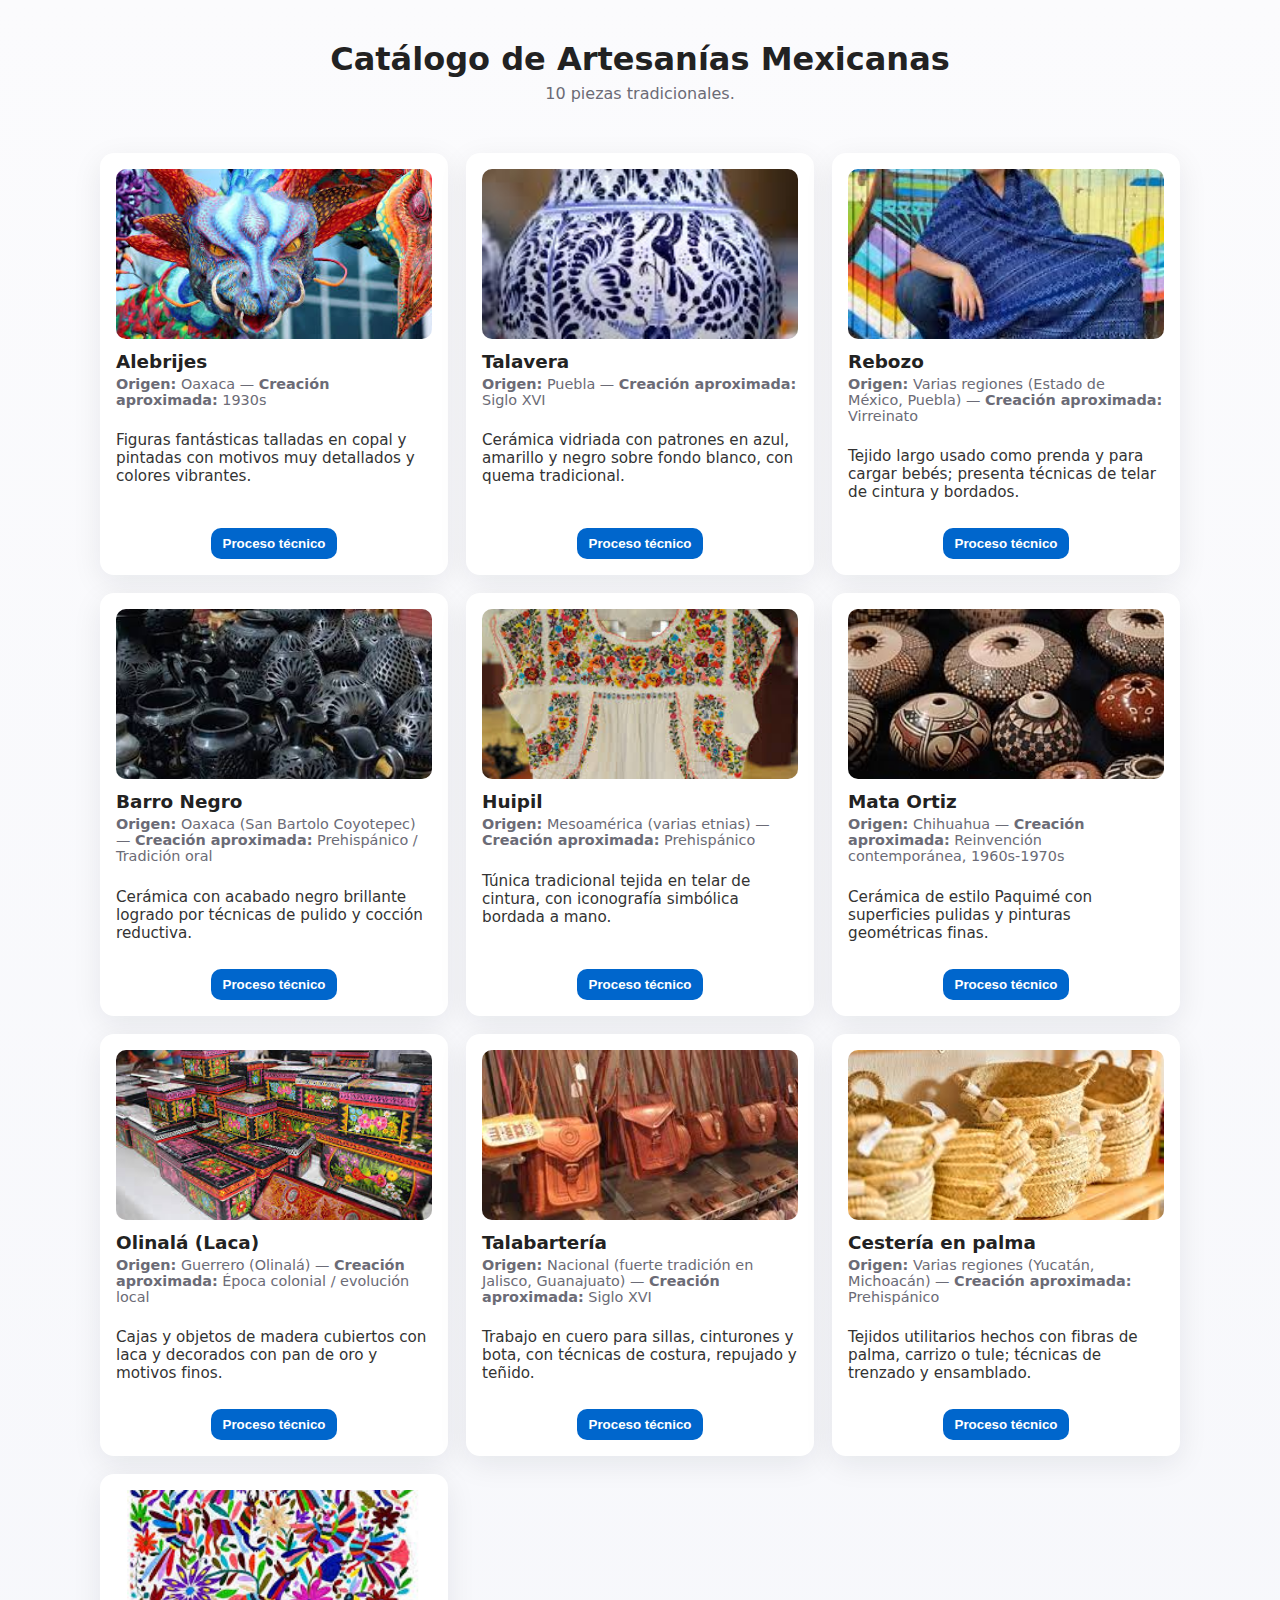
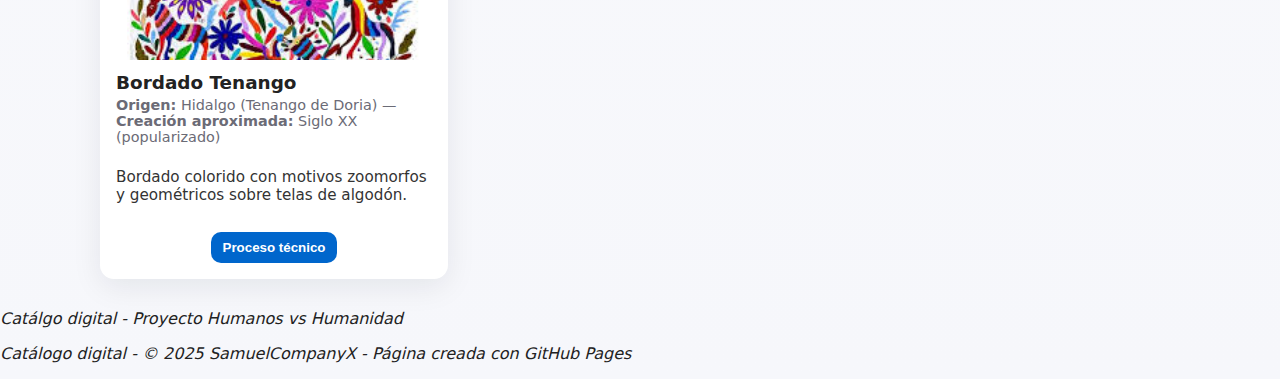
<file: index.html>
<!DOCTYPE html>
<html lang="es">
<head>
  <meta charset="utf-8" />
  <meta name="viewport" content="width=device-width, initial-scale=1" />
  <title>Catálogo de Artesanías Mexicanas — Proyecto</title>
  <link rel="stylesheet" href="style.css" />
</head>
<body>
  <header class="site-header">
    <h1>Catálogo de Artesanías Mexicanas</h1>
    <p class="lead">10 piezas tradicionales.</p>
  </header>

  <main class="grid">

    <!-- CARD 1 -->
    <article class="card">
      <img src="img/alebrije.jpg" alt="Alebrije" />
      <h2>Alebrijes</h2>
      <p class="meta"><strong>Origen:</strong> Oaxaca — <strong>Creación aproximada:</strong> 1930s</p>
      <p class="desc">Figuras fantásticas talladas en copal y pintadas con motivos muy detallados y colores vibrantes.</p>
      <div class="actions">
        <button data-modal="modal1">Proceso técnico</button>
      </div>
    </article>

    <!-- CARD 2 -->
    <article class="card">
      <img src="img/talavera.jpg" alt="Talavera" />
      <h2>Talavera</h2>
      <p class="meta"><strong>Origen:</strong> Puebla — <strong>Creación aproximada:</strong> Siglo XVI</p>
      <p class="desc">Cerámica vidriada con patrones en azul, amarillo y negro sobre fondo blanco, con quema tradicional.</p>
      <div class="actions">
        <button data-modal="modal2">Proceso técnico</button>
      </div>
    </article>

    <!-- CARD 3 -->
    <article class="card">
      <img src="img/rebozo.jpg" alt="Rebozo" />
      <h2>Rebozo</h2>
      <p class="meta"><strong>Origen:</strong> Varias regiones (Estado de México, Puebla) — <strong>Creación aproximada:</strong> Virreinato</p>
      <p class="desc">Tejido largo usado como prenda y para cargar bebés; presenta técnicas de telar de cintura y bordados.</p>
      <div class="actions">
        <button data-modal="modal3">Proceso técnico</button>
      </div>
    </article>

    <!-- CARD 4 -->
    <article class="card">
      <img src="img/barro_negro.jpg" alt="Barro negro" />
      <h2>Barro Negro</h2>
      <p class="meta"><strong>Origen:</strong> Oaxaca (San Bartolo Coyotepec) — <strong>Creación aproximada:</strong> Prehispánico / Tradición oral</p>
      <p class="desc">Cerámica con acabado negro brillante logrado por técnicas de pulido y cocción reductiva.</p>
      <div class="actions">
        <button data-modal="modal4">Proceso técnico</button>
      </div>
    </article>

    <!-- CARD 5 -->
    <article class="card">
      <img src="img/huipil.jpg" alt="Huipil" />
      <h2>Huipil</h2>
      <p class="meta"><strong>Origen:</strong> Mesoamérica (varias etnias) — <strong>Creación aproximada:</strong> Prehispánico</p>
      <p class="desc">Túnica tradicional tejida en telar de cintura, con iconografía simbólica bordada a mano.</p>
      <div class="actions">
        <button data-modal="modal5">Proceso técnico</button>
      </div>
    </article>

    <!-- CARD 6 -->
    <article class="card">
      <img src="img/mata_ortiz.jpg" alt="Mata Ortiz" />
      <h2>Mata Ortiz</h2>
      <p class="meta"><strong>Origen:</strong> Chihuahua — <strong>Creación aproximada:</strong> Reinvención contemporánea, 1960s-1970s</p>
      <p class="desc">Cerámica de estilo Paquimé con superficies pulidas y pinturas geométricas finas.</p>
      <div class="actions">
        <button data-modal="modal6">Proceso técnico</button>
      </div>
    </article>

    <!-- CARD 7 -->
    <article class="card">
      <img src="img/olinala.jpg" alt="Olinalá" />
      <h2>Olinalá (Laca)</h2>
      <p class="meta"><strong>Origen:</strong> Guerrero (Olinalá) — <strong>Creación aproximada:</strong> Época colonial / evolución local</p>
      <p class="desc">Cajas y objetos de madera cubiertos con laca y decorados con pan de oro y motivos finos.</p>
      <div class="actions">
        <button data-modal="modal7">Proceso técnico</button>
      </div>
    </article>

    <!-- CARD 8 -->
    <article class="card">
      <img src="img/talabarteria.jpg" alt="Talabartería" />
      <h2>Talabartería</h2>
      <p class="meta"><strong>Origen:</strong> Nacional (fuerte tradición en Jalisco, Guanajuato) — <strong>Creación aproximada:</strong> Siglo XVI</p>
      <p class="desc">Trabajo en cuero para sillas, cinturones y bota, con técnicas de costura, repujado y teñido.</p>
      <div class="actions">
        <button data-modal="modal8">Proceso técnico</button>
      </div>
    </article>

    <!-- CARD 9 -->
    <article class="card">
      <img src="img/cesteria.jpg" alt="Cestería" />
      <h2>Cestería en palma</h2>
      <p class="meta"><strong>Origen:</strong> Varias regiones (Yucatán, Michoacán) — <strong>Creación aproximada:</strong> Prehispánico</p>
      <p class="desc">Tejidos utilitarios hechos con fibras de palma, carrizo o tule; técnicas de trenzado y ensamblado.</p>
      <div class="actions">
        <button data-modal="modal9">Proceso técnico</button>
      </div>
    </article>

    <!-- CARD 10 -->
    <article class="card">
      <img src="img/tenango.jpg" alt="Bordado Tenango" />
      <h2>Bordado Tenango</h2>
      <p class="meta"><strong>Origen:</strong> Hidalgo (Tenango de Doria) — <strong>Creación aproximada:</strong> Siglo XX (popularizado)</p>
      <p class="desc">Bordado colorido con motivos zoomorfos y geométricos sobre telas de algodón.</p>
      <div class="actions">
        <button data-modal="modal10">Proceso técnico</button>
      </div>
    </article>

  </main>

  <!-- OVERLAY / MODALES (10) -->
  <div id="overlay" class="overlay" aria-hidden="true">
    <div class="overlay-content" role="dialog" aria-modal="true">
      <button id="closeOverlay" class="close">×</button>
      <div id="modalBody" class="modal-body">
        <!-- Contenido dinámico cargado por JS -->
      </div>
    </div>
  </div>

  <script>
    // Datos detallados de los procesos técnicos (10). Modifique rutas de imágenes en el HTML a su carpeta "img".
    const procesos = {
      modal1: {
        title: 'Alebrijes — Proceso técnico detallado',
        image: 'img/alebrije_proceso.jpg',
        steps: [
          '1) Selección y corte de la madera de copal: elegir piezas sin grietas, cortar a medida dejando margen para tallado.',
          '2) Secado controlado: dejar la pieza en sombra ventilada 2–6 semanas para evitar grietas; medir humedad con higrómetro.',
          '3) (Tercer proceso) Tallado bruto: con gubias y cuchillos se descarta volumen sobrante y se define la silueta general.',
          '4) (Cuarto proceso) Tallado fino y texturizado: usar gubias pequeñas y herramientas rotativas para definir detalles anatómicos y texturas; comprobar simetría constantemente.',
          '5) Lijado progresivo: empezar con lija 80 y terminar en 320–400; limpiar residuos con brocha y paño húmedo.',
          '6) Reparación de fisuras: aplicar resina natural o pegamento de carpintero en grietas finas; secar y lijar otra vez.',
          '7) Aplicación de capa base (primer): sellador acrílico o base blanca para un color uniforme.',
          '8) Pintado artístico: trabajar por secciones con acrílicos, usar pinceles de detalle para líneas finas y puntillismo; respetar motivos tradicionales o inventivos.',
          '9) Barnizado final: barniz satinado o brillante en varias capas finas (2–4) con lijado entre capas si se desea ultra-suavidad.',
          '10) Secado y curado final: dejar 48–72 horas en ambiente controlado antes de manipular o embalar.'
        ],
        description: 'Alebrijes tradicionales tallados en copal; la fase crítica es el tallado fino (pasos 3–4) que define la expresividad.'
      },

      modal2: {
        title: 'Talavera — Proceso técnico detallado',
        image: 'img/talavera_proceso.jpg',
        steps: [
          '1) Selección y preparación del barro: mezcla de caolín, sílice y arcilla local; homogeneizar y tamizar.',
          '2) Desaireado y reposo: eliminar burbujas; reposar la masa en cámara húmeda 24–48 h.',
          '3) (Tercer proceso) Modelado: torneado o moldeado a mano la pieza, mantener espesores y simetría.',
          '4) (Cuarto proceso) Secado inicial y reparación: secado lento en sombra, corregir deformaciones con instrumentos húmedos.',
          '5) Primera cocción (bizcocho): horneado a temperaturas medias (800–980 °C) para endurecer sin vitrificar.',
          '6) Aplicación de cubierta blanca de engobe o barro de fondo: capa base que garantizará el tono de Talavera.',
          '7) Pintado con óxidos y pigmentos: usar pinceles de cerda fina; diseños tradicionales en azul cobalto, amarillo y negro.',
          '8) Esgrafiado o retoques: detalles finos y correcciones antes de la segunda cocción.',
          '9) Esmaltado y segunda cocción: cubrir con esmalte transparente y cocer a temperaturas mayores (1000–1050 °C).',
          '10) Inspección de calidad y marcado: verificar brillo, ausencia de fisuras y registrar procedencia si aplica.'
        ],
        description: 'La Talavera requiere control térmico riguroso; los pasos 3 y 4 son críticos para evitar deformaciones.'
      },

      modal3: {
        title: 'Rebozo — Proceso técnico detallado',
        image: 'img/rebozo_proceso.jpg',
        steps: [
          '1) Hilado de la fibra: algodón o seda hilados a mano o con rueca; regular grosor y torsión.',
          '2) Teñido de los hilos (si aplica): método artesanal con tintes naturales o sintéticos; fijación del color con mordientes.',
          '3) (Tercer proceso) Preparación del urdido: montar los hilos en el telar de cintura respetando la densidad de trama y urdimbre.',
          '4) (Cuarto proceso) Tejido en telar de cintura: alternancia manual de lanzadera y batán para crear el tejido base; controlar tensión.',
          '5) Incorporación de patrones: usar calados, bordados o telar de pedal para motivos tradicionales.',
          '6) Terminados: remates manuales, flecos y empuntados para evitar deshilachado.',
          '7) Lavado y estabilizado: lavar en agua fría si se usaron tintes; secar en sombra para fijar forma.',
          '8) Planchado y acabado: planchado con vapor para homogeneizar tejido y realzar brillo natural.',
          '9) Revisión de calidad: comprobar regularidad de tejido, nudos y consistencia de color.',
          '10) Etiquetado y empaque: indicar procedencia y cuidados de lavado.'
        ],
        description: 'El control de tensión en el telar (paso 4) define la calidad final del rebozo.'
      },

      modal4: {
        title: 'Barro Negro — Proceso técnico detallado',
        image: 'img/barro_negro_proceso.jpg',
        steps: [
          '1) Selección y amasado del barro: limpiar impurezas, mezclar con agua hasta textura homogénea.',
          '2) Reposo y desgasificado: dejar asentarse; batir para eliminar burbujas.',
          '3) (Tercer proceso) Modelado: técnicas de torno o modelado manual; definir forma y paredes uniformes.',
          '4) (Cuarto proceso) Pulido en seco: antes de la primera cocción, pulir con piedra o pedernal para compactar la superficie.',
          '5) Primera cocción a baja temperatura: endurecer la pieza sin vitrificar completamente.',
          '6) Pulido final con arena fina o piedra pómez: lograr el brillo mate previo a la oxidación.',
          '7) Preparación para cocción reductiva: apilar piezas y controlar ventilación del horno para crear atmósfera reductiva (menos oxígeno).',
          '8) Cocción reductiva: alcanzar temperaturas y condiciones que conviertan el color en negro por efecto químico en el óxido de hierro.',
          '9) Enfriado controlado: evitar cambios bruscos para prevenir grietas; desahumar cuidadosamente.',
          '10) Revisión y reparación menor: pulido final con cera si se desea mayor brillo.'
        ],
        description: 'El pulido antes y después de la cocción (pasos 4 y 6) y la cocción reductiva son esenciales para el acabado negro.'
      },

      modal5: {
        title: 'Huipil — Proceso técnico detallado',
        image: 'img/huipil_proceso.jpg',
        steps: [
          '1) Preparación del hilo: selección de algodón o lana, hilado y blanqueado si es necesario.',
          '2) Diseño y planteamiento iconográfico: decidir símbolos, colores y disposición en cuerpo y hombros.',
          '3) (Tercer proceso) Montaje del telar de cintura: anclaje, urdido y tensión para las piezas que serán tejidas en paneles.',
          '4) (Cuarto proceso) Tejido: ejecución del diseño con pedal o manual; controlar repetición de motivos y densidad textil.',
          '5) Incorporación de bordados: una vez tejido el panel, bordar a mano los detalles con punto de cruz, listón o punto de cadeneta.',
          '6) Ensamblado de paneles: coser hombros y costados según corte tradicional.',
          '7) Acabados: rematar bordes, añadir flecos o aplicaciones si aplica.',
          '8) Lavado y curado: lavado suave para estabilizar color y textura.',
          '9) Planchado y revisado: garantizar simetría y calidad del bordado.',
          '10) Documentación: indicar iconografía y significado para preservar la tradición.'
        ],
        description: 'El montaje del telar y el tejido (pasos 3–4) determinan la fidelidad del patrón tradicional.'
      },

      modal6: {
        title: 'Mata Ortiz — Proceso técnico detallado',
        image: 'img/mata_ortiz_proceso.jpg',
        steps: [
          '1) Recolección y tamizado del barro local: separar partículas y homogeneizar la pasta.',
          '2) Preparación de la pasta y desaireado: golpear y batir para expulsar aire.',
          '3) (Tercer proceso) Modelado manual por enrollado de tiras (coil) o moldeado: dar forma con precisión de paredes delgadas.',
          '4) (Cuarto proceso) Alisado y pulido con piedra y arena fina: lograr superficie lisa y compacta para el pintado.',
          '5) Secado lento y uniforme: colocar en sombra ventilada para evitar grietas.',
          '6) Primer quemado a baja temperatura (si se realiza) o deshidratación completa.',
          '7) Pintado con pigmentos minerales y pinceles finos: diseños geométricos y naturales con altísimo detalle.',
          '8) Sellado con capa fina de barniz natural o sintético si el artista lo desea.',
          '9) Cocción final (según técnica individual): control de temperatura para fijar pigmentos.',
          '10) Revisión, retoques y documentación del autor.'
        ],
        description: 'El alisado fino y el pintado con pinceles extremadamente delgados (pasos 4 y 7) son la firma de Mata Ortiz.'
      },

      modal7: {
        title: 'Olinalá (laca) — Proceso técnico detallado',
        image: 'img/olinala_proceso.jpg',
        steps: [
          '1) Selección de la madera: elegir pino o copal seco y sin nudos para cajas y objetos.',
          '2) Corte y ensamblado: preparar paneles y unir con ensambladuras tradicionales.',
          '3) (Tercer proceso) Lijado y alisado de superficies: dejar fibras muy finas para recibir la laca.',
          '4) (Cuarto proceso) Aplicación de capas base de laca (goma-laca o laca natural): varias capas con lijados intermedios.',
          '5) Decorado con pigmentos y pan de oro: motivos florales o geométricos pintados a mano y detalles en pan de oro si aplica.',
          '6) Pulido y bruñido: conseguir un brillo profundo con pátinas y abrillantadores naturales.',
          '7) Secado y curado prolongado: la laca requiere semanas para estabilizarse completamente.',
          '8) Reparación de imperfecciones: retoques mínimos y microlijados.',
          '9) Sellado final con cera natural si el artesano lo desea.',
          '10) Embalaje y certificación de origen si corresponde.'
        ],
        description: 'La aplicación de capas de laca y el bruñido (pasos 4–6) determinan la calidad acústica y estética del objeto.'
      },

      modal8: {
        title: 'Talabartería — Proceso técnico detallado',
        image: 'img/talabarteria_proceso.jpg',
        steps: [
          '1) Selección del cuero: escoger piel con el grosor y calidad adecuados según uso.',
          '2) Curtido y preparación: curtir si es necesario o acondicionar el cuero con aceites y tensores.',
          '3) (Tercer proceso) Corte de piezas según patrón: precisión en moldes para sillas, cinturones o fundas.',
          '4) (Cuarto proceso) Repujado y marcado: transferir diseño y repujar con herramientas de golpe y rodillos para dar relieve.',
          '5) Perforado y cosido: coser a mano o con máquina según técnica tradicional; uso de puntadas reforzadas.',
          '6) Teñido y acabado de bordes: tintes anilina o vegetales y sellado de cantos.',
          '7) Colocación de herrajes: remaches, hebillas y accesorios metálicos soldados o remachados.',
          '8) Revisión de resistencia y ergonomía: probar asiento y tensiones en piezas funcionales.',
          '9) Acondicionamiento final: aceites, ceras y barnices para proteger la pieza.',
          '10) Etiquetado del artesano y garantías si aplica.'
        ],
        description: 'El repujado y el cosido (pasos 4–5) entregan el carácter estético y la durabilidad.'
      },

      modal9: {
        title: 'Cestería en palma — Proceso técnico detallado',
        image: 'img/cesteria_proceso.jpg',
        steps: [
          '1) Recolección de palma o fibra: elegir hojas sanas y largas; curado para evitar pudrición.',
          '2) Preparación de tiras: secado parcial y corte en tiras regulares, aplanado y suavizado.',
          '3) (Tercer proceso) Diseño del trenzado base: establecer el núcleo y la dirección del tejido.',
          '4) (Cuarto proceso) Tejido y refuerzos: técnicas de cruzado y espiral para estructuras resistentes; insertar asas si aplica.',
          '5) Acabados de borde: remates con costuras o trenzados decorativos para evitar deshilachado.',
          '6) Tratamientos de conservación: aplicar aceites o barnices naturales para proteger contra humedad.',
          '7) Secado final y ajuste: comprobar tensiones y endpoints del tejido.',
          '8) Decoración adicional: tintes, barnices o aplicaciones de cuero/metal.',
          '9) Revisión funcional: comprobar capacidad de carga y ergonomía del asa.',
          '10) Empaque y etiqueta de origen.'
        ],
        description: 'La planificación del trenzado (pasos 3–4) define la forma y resistencia del objeto final.'
      },

      modal10: {
        title: 'Bordado Tenango — Proceso técnico detallado',
        image: 'img/tenango_proceso.jpg',
        steps: [
          '1) Selección de tela: algodón o manta de buena calidad, tensada en bastidor si es necesario.',
          '2) Bocetado del diseño: transferir motivos (animales, flores, geométricos) al tejido con tiza o plantilla.',
          '3) (Tercer proceso) Costura base: realizar puntadas de contorno para fijar posición del diseño.',
          '4) (Cuarto proceso) Relleno de motivos: punto de relleno, punto de cadeneta y punto de nudo para texturas; usar paleta de colores vibrantes.',
          '5) Detalle y sombreado: aplicar puntadas pequeñas para crear dimensión y sombreado en motivos.',
          '6) Remate de hilos y limpieza: asegurar nudos y esconder extremos en el reverso.',
          '7) Lavado y planchado: fijar colores si se usaron tintes naturales; planchado suave para alisar.',
          '8) Montaje en prenda o cuadro: coser bordado a la prenda final o montarlo para exposición.',
          '9) Control de calidad: revisar densidad, uniformidad y fidelidad del diseño.',
          '10) Documentación del motivo: anotar significado y técnica usada para preservación cultural.'
        ],
        description: 'El relleno y detalle de los motivos (pasos 4–5) otorgan la riqueza visual característica de Tenango.'
      }
    };

    // Apertura del overlay con contenido dinámico
    const buttons = document.querySelectorAll('button[data-modal]');
    const overlay = document.getElementById('overlay');
    const modalBody = document.getElementById('modalBody');
    const closeBtn = document.getElementById('closeOverlay');

    buttons.forEach(btn => {
      btn.addEventListener('click', () => {
        const key = btn.getAttribute('data-modal');
        const data = procesos[key];
        if (!data) return;
        // Construir HTML del modal
        modalBody.innerHTML = `
          <h2>${data.title}</h2>
          <img src="${data.image}" alt="${data.title}" />
          <div class="process-desc">
            <p>${data.description}</p>
            <ol>${data.steps.map(s => `<li>${s}</li>`).join('')}</ol>
          </div>
         
        `;
        overlay.setAttribute('aria-hidden','false');
        overlay.classList.add('open');
        document.body.style.overflow = 'hidden';
        document.getElementById('closeInner').focus();
      });
    });

    function closeOverlay(){
      overlay.classList.remove('open');
      overlay.setAttribute('aria-hidden','true');
      modalBody.innerHTML = '';
      document.body.style.overflow = '';
    }
    closeBtn.addEventListener('click', closeOverlay);
    overlay.addEventListener('click', (e) => {
      if (e.target === overlay) closeOverlay();
    });

    // Close with Escape
    document.addEventListener('keydown', (e) => {
      if (e.key === 'Escape' && overlay.classList.contains('open')) closeOverlay();
    });
  </script>
</body>
</html>


</body>
</html>


 </div> <!-- fin poster-contenido -->

    <!-- Footer -->
    <footer>
      <p><em>Catálgo digital - Proyecto Humanos vs Humanidad</em></p>
    </footer>
  </div>
</body>
</html>

<!-- Footer -->
    <footer>
      <p><em>Catálogo digital - © 2025 SamuelCompanyX - Página creada con GitHub Pages</em></p>
    </footer>
  </div>
</body>
</html>
</file>
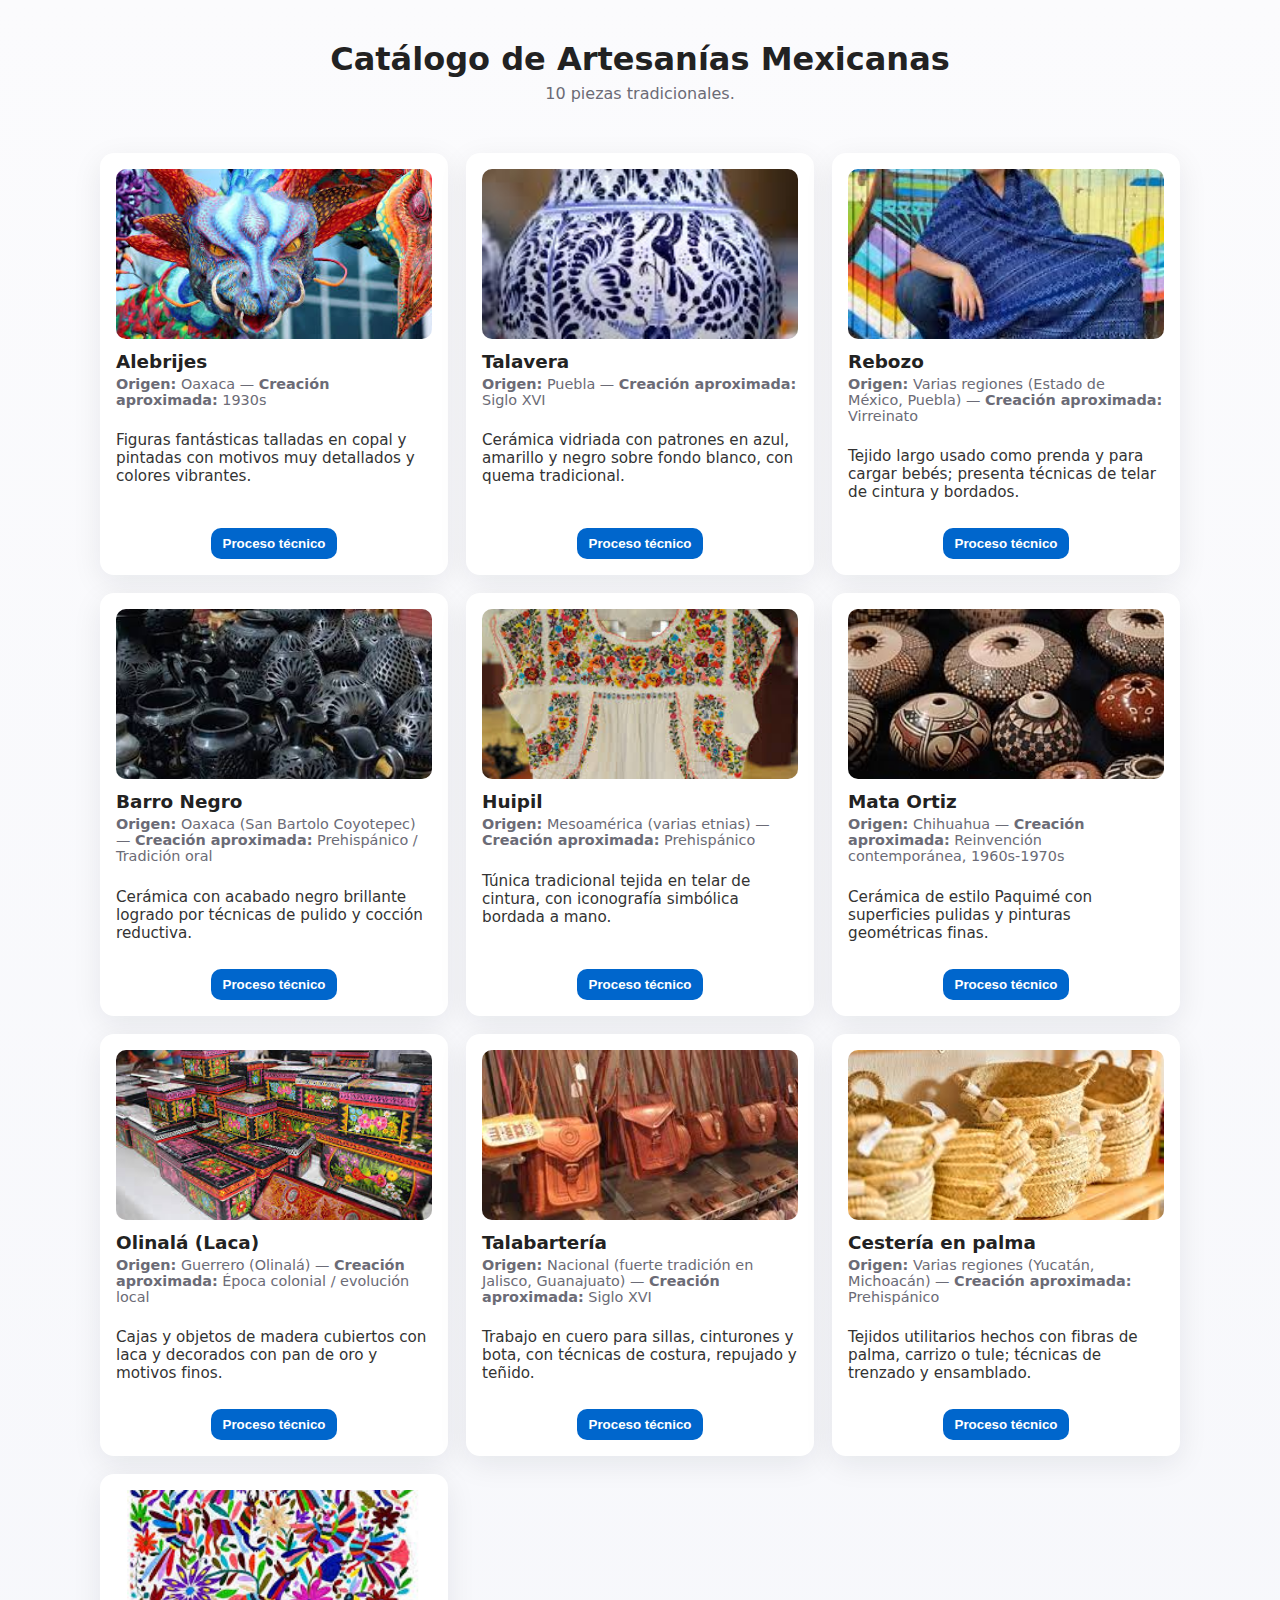
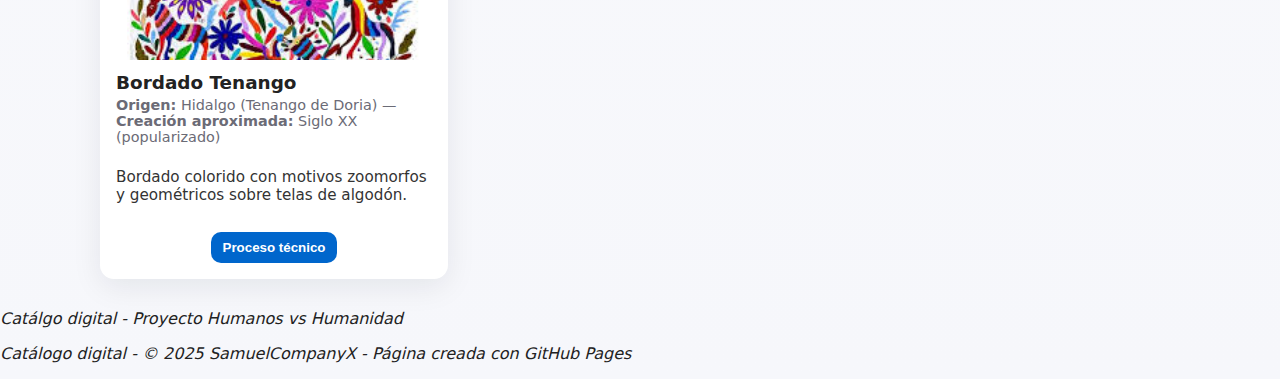
<file: catalogo_artesanias_mexicanas.html>
<!DOCTYPE html>
<html lang="es">
<head>
  <meta charset="utf-8" />
  <meta name="viewport" content="width=device-width, initial-scale=1" />
  <title>Catálogo de Artesanías Mexicanas — Proyecto</title>
  <link rel="stylesheet" href="style.css" />
</head>
<body>
  <header class="site-header">
    <h1>Catálogo de Artesanías Mexicanas</h1>
    <p class="lead">10 piezas tradicionales.</p>
  </header>

  <main class="grid">

    <!-- CARD 1 -->
    <article class="card">
      <img src="img/alebrije.jpg" alt="Alebrije" />
      <h2>Alebrijes</h2>
      <p class="meta"><strong>Origen:</strong> Oaxaca — <strong>Creación aproximada:</strong> 1930s</p>
      <p class="desc">Figuras fantásticas talladas en copal y pintadas con motivos muy detallados y colores vibrantes.</p>
      <div class="actions">
        <button data-modal="modal1">Proceso técnico</button>
      </div>
    </article>

    <!-- CARD 2 -->
    <article class="card">
      <img src="img/talavera.jpg" alt="Talavera" />
      <h2>Talavera</h2>
      <p class="meta"><strong>Origen:</strong> Puebla — <strong>Creación aproximada:</strong> Siglo XVI</p>
      <p class="desc">Cerámica vidriada con patrones en azul, amarillo y negro sobre fondo blanco, con quema tradicional.</p>
      <div class="actions">
        <button data-modal="modal2">Proceso técnico</button>
      </div>
    </article>

    <!-- CARD 3 -->
    <article class="card">
      <img src="img/rebozo.jpg" alt="Rebozo" />
      <h2>Rebozo</h2>
      <p class="meta"><strong>Origen:</strong> Varias regiones (Estado de México, Puebla) — <strong>Creación aproximada:</strong> Virreinato</p>
      <p class="desc">Tejido largo usado como prenda y para cargar bebés; presenta técnicas de telar de cintura y bordados.</p>
      <div class="actions">
        <button data-modal="modal3">Proceso técnico</button>
      </div>
    </article>

    <!-- CARD 4 -->
    <article class="card">
      <img src="img/barro_negro.jpg" alt="Barro negro" />
      <h2>Barro Negro</h2>
      <p class="meta"><strong>Origen:</strong> Oaxaca (San Bartolo Coyotepec) — <strong>Creación aproximada:</strong> Prehispánico / Tradición oral</p>
      <p class="desc">Cerámica con acabado negro brillante logrado por técnicas de pulido y cocción reductiva.</p>
      <div class="actions">
        <button data-modal="modal4">Proceso técnico</button>
      </div>
    </article>

    <!-- CARD 5 -->
    <article class="card">
      <img src="img/huipil.jpg" alt="Huipil" />
      <h2>Huipil</h2>
      <p class="meta"><strong>Origen:</strong> Mesoamérica (varias etnias) — <strong>Creación aproximada:</strong> Prehispánico</p>
      <p class="desc">Túnica tradicional tejida en telar de cintura, con iconografía simbólica bordada a mano.</p>
      <div class="actions">
        <button data-modal="modal5">Proceso técnico</button>
      </div>
    </article>

    <!-- CARD 6 -->
    <article class="card">
      <img src="img/mata_ortiz.jpg" alt="Mata Ortiz" />
      <h2>Mata Ortiz</h2>
      <p class="meta"><strong>Origen:</strong> Chihuahua — <strong>Creación aproximada:</strong> Reinvención contemporánea, 1960s-1970s</p>
      <p class="desc">Cerámica de estilo Paquimé con superficies pulidas y pinturas geométricas finas.</p>
      <div class="actions">
        <button data-modal="modal6">Proceso técnico</button>
      </div>
    </article>

    <!-- CARD 7 -->
    <article class="card">
      <img src="img/olinala.jpg" alt="Olinalá" />
      <h2>Olinalá (Laca)</h2>
      <p class="meta"><strong>Origen:</strong> Guerrero (Olinalá) — <strong>Creación aproximada:</strong> Época colonial / evolución local</p>
      <p class="desc">Cajas y objetos de madera cubiertos con laca y decorados con pan de oro y motivos finos.</p>
      <div class="actions">
        <button data-modal="modal7">Proceso técnico</button>
      </div>
    </article>

    <!-- CARD 8 -->
    <article class="card">
      <img src="img/talabarteria.jpg" alt="Talabartería" />
      <h2>Talabartería</h2>
      <p class="meta"><strong>Origen:</strong> Nacional (fuerte tradición en Jalisco, Guanajuato) — <strong>Creación aproximada:</strong> Siglo XVI</p>
      <p class="desc">Trabajo en cuero para sillas, cinturones y bota, con técnicas de costura, repujado y teñido.</p>
      <div class="actions">
        <button data-modal="modal8">Proceso técnico</button>
      </div>
    </article>

    <!-- CARD 9 -->
    <article class="card">
      <img src="img/cesteria.jpg" alt="Cestería" />
      <h2>Cestería en palma</h2>
      <p class="meta"><strong>Origen:</strong> Varias regiones (Yucatán, Michoacán) — <strong>Creación aproximada:</strong> Prehispánico</p>
      <p class="desc">Tejidos utilitarios hechos con fibras de palma, carrizo o tule; técnicas de trenzado y ensamblado.</p>
      <div class="actions">
        <button data-modal="modal9">Proceso técnico</button>
      </div>
    </article>

    <!-- CARD 10 -->
    <article class="card">
      <img src="img/tenango.jpg" alt="Bordado Tenango" />
      <h2>Bordado Tenango</h2>
      <p class="meta"><strong>Origen:</strong> Hidalgo (Tenango de Doria) — <strong>Creación aproximada:</strong> Siglo XX (popularizado)</p>
      <p class="desc">Bordado colorido con motivos zoomorfos y geométricos sobre telas de algodón.</p>
      <div class="actions">
        <button data-modal="modal10">Proceso técnico</button>
      </div>
    </article>

  </main>

  <!-- OVERLAY / MODALES (10) -->
  <div id="overlay" class="overlay" aria-hidden="true">
    <div class="overlay-content" role="dialog" aria-modal="true">
      <button id="closeOverlay" class="close">×</button>
      <div id="modalBody" class="modal-body">
        <!-- Contenido dinámico cargado por JS -->
      </div>
    </div>
  </div>

  <script>
    // Datos detallados de los procesos técnicos (10). Modifique rutas de imágenes en el HTML a su carpeta "img".
    const procesos = {
      modal1: {
        title: 'Alebrijes — Proceso técnico detallado',
        image: 'img/alebrije_proceso.jpg',
        steps: [
          '1) Selección y corte de la madera de copal: elegir piezas sin grietas, cortar a medida dejando margen para tallado.',
          '2) Secado controlado: dejar la pieza en sombra ventilada 2–6 semanas para evitar grietas; medir humedad con higrómetro.',
          '3) (Tercer proceso) Tallado bruto: con gubias y cuchillos se descarta volumen sobrante y se define la silueta general.',
          '4) (Cuarto proceso) Tallado fino y texturizado: usar gubias pequeñas y herramientas rotativas para definir detalles anatómicos y texturas; comprobar simetría constantemente.',
          '5) Lijado progresivo: empezar con lija 80 y terminar en 320–400; limpiar residuos con brocha y paño húmedo.',
          '6) Reparación de fisuras: aplicar resina natural o pegamento de carpintero en grietas finas; secar y lijar otra vez.',
          '7) Aplicación de capa base (primer): sellador acrílico o base blanca para un color uniforme.',
          '8) Pintado artístico: trabajar por secciones con acrílicos, usar pinceles de detalle para líneas finas y puntillismo; respetar motivos tradicionales o inventivos.',
          '9) Barnizado final: barniz satinado o brillante en varias capas finas (2–4) con lijado entre capas si se desea ultra-suavidad.',
          '10) Secado y curado final: dejar 48–72 horas en ambiente controlado antes de manipular o embalar.'
        ],
        description: 'Alebrijes tradicionales tallados en copal; la fase crítica es el tallado fino (pasos 3–4) que define la expresividad.'
      },

      modal2: {
        title: 'Talavera — Proceso técnico detallado',
        image: 'img/talavera_proceso.jpg',
        steps: [
          '1) Selección y preparación del barro: mezcla de caolín, sílice y arcilla local; homogeneizar y tamizar.',
          '2) Desaireado y reposo: eliminar burbujas; reposar la masa en cámara húmeda 24–48 h.',
          '3) (Tercer proceso) Modelado: torneado o moldeado a mano la pieza, mantener espesores y simetría.',
          '4) (Cuarto proceso) Secado inicial y reparación: secado lento en sombra, corregir deformaciones con instrumentos húmedos.',
          '5) Primera cocción (bizcocho): horneado a temperaturas medias (800–980 °C) para endurecer sin vitrificar.',
          '6) Aplicación de cubierta blanca de engobe o barro de fondo: capa base que garantizará el tono de Talavera.',
          '7) Pintado con óxidos y pigmentos: usar pinceles de cerda fina; diseños tradicionales en azul cobalto, amarillo y negro.',
          '8) Esgrafiado o retoques: detalles finos y correcciones antes de la segunda cocción.',
          '9) Esmaltado y segunda cocción: cubrir con esmalte transparente y cocer a temperaturas mayores (1000–1050 °C).',
          '10) Inspección de calidad y marcado: verificar brillo, ausencia de fisuras y registrar procedencia si aplica.'
        ],
        description: 'La Talavera requiere control térmico riguroso; los pasos 3 y 4 son críticos para evitar deformaciones.'
      },

      modal3: {
        title: 'Rebozo — Proceso técnico detallado',
        image: 'img/rebozo_proceso.jpg',
        steps: [
          '1) Hilado de la fibra: algodón o seda hilados a mano o con rueca; regular grosor y torsión.',
          '2) Teñido de los hilos (si aplica): método artesanal con tintes naturales o sintéticos; fijación del color con mordientes.',
          '3) (Tercer proceso) Preparación del urdido: montar los hilos en el telar de cintura respetando la densidad de trama y urdimbre.',
          '4) (Cuarto proceso) Tejido en telar de cintura: alternancia manual de lanzadera y batán para crear el tejido base; controlar tensión.',
          '5) Incorporación de patrones: usar calados, bordados o telar de pedal para motivos tradicionales.',
          '6) Terminados: remates manuales, flecos y empuntados para evitar deshilachado.',
          '7) Lavado y estabilizado: lavar en agua fría si se usaron tintes; secar en sombra para fijar forma.',
          '8) Planchado y acabado: planchado con vapor para homogeneizar tejido y realzar brillo natural.',
          '9) Revisión de calidad: comprobar regularidad de tejido, nudos y consistencia de color.',
          '10) Etiquetado y empaque: indicar procedencia y cuidados de lavado.'
        ],
        description: 'El control de tensión en el telar (paso 4) define la calidad final del rebozo.'
      },

      modal4: {
        title: 'Barro Negro — Proceso técnico detallado',
        image: 'img/barro_negro_proceso.jpg',
        steps: [
          '1) Selección y amasado del barro: limpiar impurezas, mezclar con agua hasta textura homogénea.',
          '2) Reposo y desgasificado: dejar asentarse; batir para eliminar burbujas.',
          '3) (Tercer proceso) Modelado: técnicas de torno o modelado manual; definir forma y paredes uniformes.',
          '4) (Cuarto proceso) Pulido en seco: antes de la primera cocción, pulir con piedra o pedernal para compactar la superficie.',
          '5) Primera cocción a baja temperatura: endurecer la pieza sin vitrificar completamente.',
          '6) Pulido final con arena fina o piedra pómez: lograr el brillo mate previo a la oxidación.',
          '7) Preparación para cocción reductiva: apilar piezas y controlar ventilación del horno para crear atmósfera reductiva (menos oxígeno).',
          '8) Cocción reductiva: alcanzar temperaturas y condiciones que conviertan el color en negro por efecto químico en el óxido de hierro.',
          '9) Enfriado controlado: evitar cambios bruscos para prevenir grietas; desahumar cuidadosamente.',
          '10) Revisión y reparación menor: pulido final con cera si se desea mayor brillo.'
        ],
        description: 'El pulido antes y después de la cocción (pasos 4 y 6) y la cocción reductiva son esenciales para el acabado negro.'
      },

      modal5: {
        title: 'Huipil — Proceso técnico detallado',
        image: 'img/huipil_proceso.jpg',
        steps: [
          '1) Preparación del hilo: selección de algodón o lana, hilado y blanqueado si es necesario.',
          '2) Diseño y planteamiento iconográfico: decidir símbolos, colores y disposición en cuerpo y hombros.',
          '3) (Tercer proceso) Montaje del telar de cintura: anclaje, urdido y tensión para las piezas que serán tejidas en paneles.',
          '4) (Cuarto proceso) Tejido: ejecución del diseño con pedal o manual; controlar repetición de motivos y densidad textil.',
          '5) Incorporación de bordados: una vez tejido el panel, bordar a mano los detalles con punto de cruz, listón o punto de cadeneta.',
          '6) Ensamblado de paneles: coser hombros y costados según corte tradicional.',
          '7) Acabados: rematar bordes, añadir flecos o aplicaciones si aplica.',
          '8) Lavado y curado: lavado suave para estabilizar color y textura.',
          '9) Planchado y revisado: garantizar simetría y calidad del bordado.',
          '10) Documentación: indicar iconografía y significado para preservar la tradición.'
        ],
        description: 'El montaje del telar y el tejido (pasos 3–4) determinan la fidelidad del patrón tradicional.'
      },

      modal6: {
        title: 'Mata Ortiz — Proceso técnico detallado',
        image: 'img/mata_ortiz_proceso.jpg',
        steps: [
          '1) Recolección y tamizado del barro local: separar partículas y homogeneizar la pasta.',
          '2) Preparación de la pasta y desaireado: golpear y batir para expulsar aire.',
          '3) (Tercer proceso) Modelado manual por enrollado de tiras (coil) o moldeado: dar forma con precisión de paredes delgadas.',
          '4) (Cuarto proceso) Alisado y pulido con piedra y arena fina: lograr superficie lisa y compacta para el pintado.',
          '5) Secado lento y uniforme: colocar en sombra ventilada para evitar grietas.',
          '6) Primer quemado a baja temperatura (si se realiza) o deshidratación completa.',
          '7) Pintado con pigmentos minerales y pinceles finos: diseños geométricos y naturales con altísimo detalle.',
          '8) Sellado con capa fina de barniz natural o sintético si el artista lo desea.',
          '9) Cocción final (según técnica individual): control de temperatura para fijar pigmentos.',
          '10) Revisión, retoques y documentación del autor.'
        ],
        description: 'El alisado fino y el pintado con pinceles extremadamente delgados (pasos 4 y 7) son la firma de Mata Ortiz.'
      },

      modal7: {
        title: 'Olinalá (laca) — Proceso técnico detallado',
        image: 'img/olinala_proceso.jpg',
        steps: [
          '1) Selección de la madera: elegir pino o copal seco y sin nudos para cajas y objetos.',
          '2) Corte y ensamblado: preparar paneles y unir con ensambladuras tradicionales.',
          '3) (Tercer proceso) Lijado y alisado de superficies: dejar fibras muy finas para recibir la laca.',
          '4) (Cuarto proceso) Aplicación de capas base de laca (goma-laca o laca natural): varias capas con lijados intermedios.',
          '5) Decorado con pigmentos y pan de oro: motivos florales o geométricos pintados a mano y detalles en pan de oro si aplica.',
          '6) Pulido y bruñido: conseguir un brillo profundo con pátinas y abrillantadores naturales.',
          '7) Secado y curado prolongado: la laca requiere semanas para estabilizarse completamente.',
          '8) Reparación de imperfecciones: retoques mínimos y microlijados.',
          '9) Sellado final con cera natural si el artesano lo desea.',
          '10) Embalaje y certificación de origen si corresponde.'
        ],
        description: 'La aplicación de capas de laca y el bruñido (pasos 4–6) determinan la calidad acústica y estética del objeto.'
      },

      modal8: {
        title: 'Talabartería — Proceso técnico detallado',
        image: 'img/talabarteria_proceso.jpg',
        steps: [
          '1) Selección del cuero: escoger piel con el grosor y calidad adecuados según uso.',
          '2) Curtido y preparación: curtir si es necesario o acondicionar el cuero con aceites y tensores.',
          '3) (Tercer proceso) Corte de piezas según patrón: precisión en moldes para sillas, cinturones o fundas.',
          '4) (Cuarto proceso) Repujado y marcado: transferir diseño y repujar con herramientas de golpe y rodillos para dar relieve.',
          '5) Perforado y cosido: coser a mano o con máquina según técnica tradicional; uso de puntadas reforzadas.',
          '6) Teñido y acabado de bordes: tintes anilina o vegetales y sellado de cantos.',
          '7) Colocación de herrajes: remaches, hebillas y accesorios metálicos soldados o remachados.',
          '8) Revisión de resistencia y ergonomía: probar asiento y tensiones en piezas funcionales.',
          '9) Acondicionamiento final: aceites, ceras y barnices para proteger la pieza.',
          '10) Etiquetado del artesano y garantías si aplica.'
        ],
        description: 'El repujado y el cosido (pasos 4–5) entregan el carácter estético y la durabilidad.'
      },

      modal9: {
        title: 'Cestería en palma — Proceso técnico detallado',
        image: 'img/cesteria_proceso.jpg',
        steps: [
          '1) Recolección de palma o fibra: elegir hojas sanas y largas; curado para evitar pudrición.',
          '2) Preparación de tiras: secado parcial y corte en tiras regulares, aplanado y suavizado.',
          '3) (Tercer proceso) Diseño del trenzado base: establecer el núcleo y la dirección del tejido.',
          '4) (Cuarto proceso) Tejido y refuerzos: técnicas de cruzado y espiral para estructuras resistentes; insertar asas si aplica.',
          '5) Acabados de borde: remates con costuras o trenzados decorativos para evitar deshilachado.',
          '6) Tratamientos de conservación: aplicar aceites o barnices naturales para proteger contra humedad.',
          '7) Secado final y ajuste: comprobar tensiones y endpoints del tejido.',
          '8) Decoración adicional: tintes, barnices o aplicaciones de cuero/metal.',
          '9) Revisión funcional: comprobar capacidad de carga y ergonomía del asa.',
          '10) Empaque y etiqueta de origen.'
        ],
        description: 'La planificación del trenzado (pasos 3–4) define la forma y resistencia del objeto final.'
      },

      modal10: {
        title: 'Bordado Tenango — Proceso técnico detallado',
        image: 'img/tenango_proceso.jpg',
        steps: [
          '1) Selección de tela: algodón o manta de buena calidad, tensada en bastidor si es necesario.',
          '2) Bocetado del diseño: transferir motivos (animales, flores, geométricos) al tejido con tiza o plantilla.',
          '3) (Tercer proceso) Costura base: realizar puntadas de contorno para fijar posición del diseño.',
          '4) (Cuarto proceso) Relleno de motivos: punto de relleno, punto de cadeneta y punto de nudo para texturas; usar paleta de colores vibrantes.',
          '5) Detalle y sombreado: aplicar puntadas pequeñas para crear dimensión y sombreado en motivos.',
          '6) Remate de hilos y limpieza: asegurar nudos y esconder extremos en el reverso.',
          '7) Lavado y planchado: fijar colores si se usaron tintes naturales; planchado suave para alisar.',
          '8) Montaje en prenda o cuadro: coser bordado a la prenda final o montarlo para exposición.',
          '9) Control de calidad: revisar densidad, uniformidad y fidelidad del diseño.',
          '10) Documentación del motivo: anotar significado y técnica usada para preservación cultural.'
        ],
        description: 'El relleno y detalle de los motivos (pasos 4–5) otorgan la riqueza visual característica de Tenango.'
      }
    };

    // Apertura del overlay con contenido dinámico
    const buttons = document.querySelectorAll('button[data-modal]');
    const overlay = document.getElementById('overlay');
    const modalBody = document.getElementById('modalBody');
    const closeBtn = document.getElementById('closeOverlay');

    buttons.forEach(btn => {
      btn.addEventListener('click', () => {
        const key = btn.getAttribute('data-modal');
        const data = procesos[key];
        if (!data) return;
        // Construir HTML del modal
        modalBody.innerHTML = `
          <h2>${data.title}</h2>
          <img src="${data.image}" alt="${data.title}" />
          <div class="process-desc">
            <p>${data.description}</p>
            <ol>${data.steps.map(s => `<li>${s}</li>`).join('')}</ol>
          </div>
          <div class="modal-actions">
            <button id="closeInner">Cerrar</button>
          </div>
        `;
        overlay.setAttribute('aria-hidden','false');
        overlay.classList.add('open');
        document.body.style.overflow = 'hidden';
        document.getElementById('closeInner').focus();
      });
    });

    function closeOverlay(){
      overlay.classList.remove('open');
      overlay.setAttribute('aria-hidden','true');
      modalBody.innerHTML = '';
      document.body.style.overflow = '';
    }
    closeBtn.addEventListener('click', closeOverlay);
    overlay.addEventListener('click', (e) => {
      if (e.target === overlay) closeOverlay();
    });

    // Close with Escape
    document.addEventListener('keydown', (e) => {
      if (e.key === 'Escape' && overlay.classList.contains('open')) closeOverlay();
    });
  </script>
</body>
</html>


</body>
</html>


 </div> <!-- fin poster-contenido -->

    <!-- Footer -->
    <footer>
      <p><em>Catálgo digital - Proyecto Humanos vs Humanidad</em></p>
    </footer>
  </div>
</body>
</html>

<!-- Footer -->
    <footer>
      <p><em>Catálogo digital - © 2025 SamuelCompanyX - Página creada con GitHub Pages</em></p>
    </footer>
  </div>
</body>
</html>
</file>
<file: style.css>
/* style.css — Estilos para catálogo de artesanías */
:root{
  --bg:#fbfbfd;
  --card:#ffffff;
  --muted:#6b6b76;
  --accent:#0066cc;
  --radius:14px;
  --shadow: 0 8px 30px rgba(12,24,44,0.08);
}
*{box-sizing:border-box}
body{
  margin:0;
  font-family: Inter, system-ui, -apple-system, 'Segoe UI', Roboto, Arial;
  background:linear-gradient(180deg,var(--bg),#f6f7fb);
  color:#222;
  -webkit-font-smoothing:antialiased;
  -moz-osx-font-smoothing:grayscale;
}
.site-header{max-width:1100px;margin:30px auto;text-align:center;padding:10px}
.site-header h1{font-size:2rem;margin:0 0 6px}
.lead{color:var(--muted);margin:0}

.grid{max-width:1100px;margin:20px auto;display:grid;grid-template-columns:repeat(auto-fit,minmax(260px,1fr));gap:18px;padding:10px}
.card{background:var(--card);border-radius:var(--radius);box-shadow:var(--shadow);padding:16px;display:flex;flex-direction:column;align-items:stretch;transition:transform .18s ease, box-shadow .18s ease}
.card:hover{transform:translateY(-6px);box-shadow:0 18px 40px rgba(12,24,44,0.12)}
.card img{width:100%;height:170px;object-fit:cover;border-radius:10px}
.card h2{margin:12px 0 4px;font-size:1.15rem}
.meta{color:var(--muted);font-size:.9rem;margin:0 0 8px}
.desc{flex:1;color:#333;font-size:.95rem}
.actions{display:flex;gap:8px;justify-content:center;margin-top:12px}
.actions button{background:var(--accent);color:#fff;border:none;padding:8px 12px;border-radius:10px;cursor:pointer;font-weight:600}

/* Overlay */
.overlay{position:fixed;inset:0;display:flex;align-items:center;justify-content:center;padding:24px;background:rgba(4,8,15,0.45);opacity:0;pointer-events:none;transition:opacity .18s ease}
.overlay.open{opacity:1;pointer-events:auto}
.overlay-content{width:min(1000px,96%);max-height:92vh;background:var(--card);border-radius:12px;padding:20px;box-shadow:0 30px 80px rgba(6,12,24,0.6);overflow:auto}
.close{position:absolute;right:28px;top:18px;background:transparent;color:#fff;border:0;font-size:28px;cursor:pointer}
.modal-body img{width:100%;height:auto;border-radius:8px;margin:8px 0 14px}
.modal-body h2{margin:0 0 8px}
.process-desc p{color:var(--muted);margin:0 0 12px}
.process-desc ol{padding-left:18px;margin:0 0 18px}
.process-desc li{margin:8px 0;line-height:1.45}
.modal-actions{display:flex;justify-content:flex-end}
.modal-actions #closeInner{background:#e6e6ea;border:0;padding:8px 12px;border-radius:8px;cursor:pointer}

/* Responsive */
@media (max-width:600px){
  .card img{height:140px}
  .overlay-content{padding:14px}
}

.close {
    font-size: 30px;
    top: 10px;
    right: 15px;}

.close {
  position: absolute;
  top: 15px;
  right: 20px;
  color: #fff;
  font-size: 35px;
  font-weight: bold;
  cursor: pointer;
--------------------------------------------------------------------------------------------------------

/* Estilos generales */
body {
  font-family: Arial, sans-serif;
  margin: 0;
  padding: 0;
  line-height: 1.6;
  background: #f4f4f9;
  color: #333;
}

/* Contenedor */
.container {
  width: 95%;
  max-width: 900px;
  margin: auto;
  padding: 20px;
}

/* Header */
header {
  background: #2c3e50;
  color: #fff;
  padding: 40px 0;
  text-align: center;
}

header h1 {
  margin: 0;
  font-size: 2rem;
}

header p {
  font-size: 1rem;
  margin-top: 10px;
}

/* Secciones */
section {
  margin: 30px 0;
  background: #fff;
  padding: 20px;
  border-radius: 12px;
  box-shadow: 0 4px 8px rgba(0,0,0,0.1);
}

/* Listas */
ul {
  list-style: none;
  padding: 0;
}

li {
  margin: 8px 0;
}

/* Galería */
.gallery {
  display: grid;
  grid-template-columns: repeat(auto-fit, minmax(150px, 1fr));
  gap: 10px;
  margin-top: 20px;
}

.gallery img {
  width: 100%;
  height: 150px;
  object-fit: cover;
  border-radius: 10px;
  box-shadow: 0 2px 6px rgba(0,0,0,0.2);
  transition: transform 0.3s ease;
  cursor: pointer;
}

.gallery img:hover {
  transform: scale(1.05);
}

/* Lightbox */
.lightbox {
  display: none;
  position: fixed;
  z-index: 999;
  padding-top: 30px;
  left: 0;
  top: 0;
  width: 100%;
  height: 100%;
  overflow: auto;
  background-color: rgba(0,0,0,0.95);
}

.lightbox-img {
  margin: auto;
  display: block;
  max-width: 95%;
  max-height: 80%;
  border-radius: 10px;
}

.close {
  position: absolute;
  top: 15px;
  right: 20px;
  color: #fff;
  font-size: 35px;
  font-weight: bold;
  cursor: pointer;
}

.prev, .next {
  cursor: pointer;
  position: absolute;
  top: 50%;
  width: auto;
  padding: 16px;
  color: white;
  font-weight: bold;
  font-size: 35px;
  user-select: none;
  transition: 0.3s;
}

.prev { left: 10px; }
.next { right: 10px; }

.prev:hover, .next:hover, .close:hover {
  color: #f1f1f1;
}

/* Footer */
footer {
  text-align: center;
  background: #2c3e50;
  color: #fff;
  padding: 15px 0;
  margin-top: 20px;
  font-size: 0.9rem;
}

/* Media queries para móviles */
@media (max-width: 600px) {
  header h1 {
    font-size: 1.5rem;
  }

  header p {
    font-size: 0.9rem;
  }

  .gallery img {
    height: 120px;
  }

  .prev, .next {
    font-size: 30px;
    padding: 12px;
  }

  .close {
    font-size: 30px;
    top: 10px;
    right: 15px;
  }
}

--------------------------------------------------------------------------------------------------------

/* Body y fondo */
body {
  font-family: 'Segoe UI', Tahoma, Geneva, Verdana, sans-serif;
  margin: 0;
  background: #2d2d2d; /* gris medio oscuro */
  color: #ffffff;
}

/* Contenedor principal */
.poster {
  max-width: 1100px;
  margin: 20px auto;
  border-radius: 12px;
  overflow: hidden;
  box-shadow: 0 8px 25px rgba(0,0,0,0.3);
  background: #1f1f1f; /* gris grafito */
}

/* Franja superior */
.header-franja {
  background-color:#000000;
  color: #1d4ed8; /* azul rey */
  text-align: center;
  padding: 20px 10px;
}
.header-franja h1 {
  margin: 0;
  font-size: 2.5rem;
}
.header-franja .subtitulo {
  margin: 5px 0 0;
  font-size: 1.1rem;
  color: #1d4ed8;
}

/* Contenido interno */
.poster-contenido {
  padding: 30px;
}

/* Secciones de conceptos */
.conceptos {
  display: flex;
  justify-content: space-between;
  align-items: flex-start;
  margin: 30px 0;
  gap: 20px;
  flex-wrap: wrap;
}
.conceptos .texto {
  flex: 1 1 400px;
}
.conceptos .texto h2 {
  color: #1d4ed8;
  font-size: 1.6rem;
  margin-bottom: 10px;
}
.conceptos .texto p {
  font-size: 1.1rem;
  line-height: 1.5;
  text-align: justify;
  color: #ffffff;
}
.resaltado-link {
  color: #1d4ed8;
  font-weight: bold;
  text-decoration: none;
}
.resaltado-link:hover {
  text-decoration: underline;
}

/* Imagenes */
.conceptos .imagen img {
  width: 100%;
  max-width: 300px;
  border-radius: 10px;
  box-shadow: 0 5px 15px rgba(0,0,0,0.4);
}



.imagen {
  text-align: center; /* centra el contenido horizontalmente */
}

.qr {
  display: block;     /* para que se comporte como bloque debajo de la imagen */
  margin: 10px auto 0 auto; /* espacio arriba y centrado */
  width: 80px;        /* tamaño proporcional */
  height: auto;       /* mantiene proporción */
}


/* Similitudes */
.similitud {
  margin-bottom: 20px;
  padding: 15px;
  background: #3a3a3a;
  border-left: 5px solid #1d4ed8;
  border-radius: 6px;
}
.similitud h3 {
  margin-bottom: 8px;
  color: #1d4ed8;
}
.similitud p {
  margin: 4px 0;
}

/* Botón */
.info-button-section {
  margin-top: 40px;
  text-align: center;
}
.info-button-section h2 {
  color: #1d4ed8;
  margin-bottom: 10px;
}
.info-button-section p {
  color: #ffffff;
  margin-bottom: 15px;
}
.btn-info {
  display: inline-block;
  padding: 12px 25px;
  background-color: #1d4ed8;
  color: #ffffff;
  text-decoration: none;
  font-weight: bold;
  border-radius: 8px;
  transition: background-color 0.3s, transform 0.2s;
}
.btn-info:hover {
  background-color: #1a40b1;
  transform: scale(1.05);
}

/* Footer */
footer {
  text-align: center;
  padding: 15px;
  background: #3a3a3a;
  color: #ffffff;
  font-size: 0.9rem;
}

/* Responsivo total */
@media (max-width: 992px) {
  .conceptos {
    flex-direction: column;
    align-items: center;
  }
  .conceptos .imagen img {
    margin-top: 15px;
  }
}

/* Página info, humano, humanidad */
body.pagina-info, body.pagina-humano, body.pagina-humanidad {
  background-color: #2b2b2b;
  color: white;
}
.contenido {
  max-width: 900px;
  margin: auto;
  background: #3a3a3a;
  padding: 25px 35px;
  border-radius: 12px;
  box-shadow: 0 0 15px rgba(0,0,0,0.5);
}
h1, h2 {
  color: #1d4ed8;
}
.subtitulo {
  font-style: italic;
  color: #cccccc;
}
.lista, .lista-similitudes {
  margin: 15px 0;
  padding-left: 20px;
}
.lista li, .lista-similitudes li {
  margin-bottom: 10px;
}
.btn-regresar {
  display: inline-block;
  background: #1d4ed8;
  color: white;
  padding: 10px 20px;
  text-decoration: none;
  border-radius: 8px;
  transition: background 0.3s;
}
.btn-regresar:hover {
  background: #001a66;
}

/* Estilos generales para páginas independientes */
body.pagina-humano,
body.pagina-humanidad,
body.pagina-info {
  background-color: #2b2b2b; /* gris grafito */
  color: #ffffff;
  font-family: 'Segoe UI', Tahoma, Geneva, Verdana, sans-serif;
  margin: 0;
  padding: 20px;
}

/* Contenedor principal */
.contenido {
  max-width: 900px; /* limita ancho para pantallas grandes */
  margin: 20px auto;
  background: #3a3a3a; /* gris medio */
  padding: 30px 40px;
  border-radius: 12px;
  box-shadow: 0 0 20px rgba(0,0,0,0.5);
  display: flex;
  flex-direction: column;
  gap: 20px; /* separación vertical entre bloques */
}

/* Titulos principales */
h1 {
  color: #1d4ed8; /* azul rey */
  font-size: 2.2rem;
  margin-bottom: 5px;
  text-align: center;
}

.subtitulo {
  font-style: italic;
  color: #cccccc;
  text-align: center;
  margin-bottom: 20px;
}

/* Bloques tipo "similitud" */
.similitud {
  padding: 20px;
  background: #3a3a3a; /* gris oscuro interno */
  border-left: 6px solid #1d4ed8; /* azul rey */
  border-radius: 8px;
  line-height: 1.6; /* espacio entre líneas */
}

.similitud h3 {
  margin-top: 0;
  margin-bottom: 10px;
  color: #1d4ed8; /* azul rey */
  font-size: 1.4rem;
}

.similitud p {
  margin: 6px 0;
  font-size: 1.1rem;
  color: #ffffff;
}

/* Botón regresar */
.btn-regresar {
  display: inline-block;
  background: #1d4ed8; /* azul rey */
  color: #ffffff;
  padding: 12px 25px;
  text-decoration: none;
  font-weight: bold;
  border-radius: 8px;
  text-align: center;
  margin: 20px auto 0 auto;
  transition: background 0.3s, transform 0.2s;
}

.btn-regresar:hover {
  background: #001a66; /* azul rey más oscuro */
  transform: scale(1.05);
}

/* Responsivo */
@media (max-width: 768px) {
  .contenido {
    padding: 20px;
    gap: 15px;
  }

  h1 {
    font-size: 1.8rem;
  }

  .similitud h3 {
    font-size: 1.2rem;
  }

  .similitud p {
    font-size: 1rem;
  }

  .btn-regresar {
    padding: 10px 20px;
  }
}


































/* CSS exclusivo para humano.html y humanidad.html */

/* Body y fondo */
body {
  background-color: #2b2b2b; /* gris grafito */
  color: #ffffff;
  font-family: 'Segoe UI', Tahoma, Geneva, Verdana, sans-serif;
  margin: 0;
  padding: 20px;
}

/* Contenedor principal */
.contenido {
  max-width: 900px;
  margin: 20px auto;
  background: #3a3a3a; /* gris medio */
  padding: 30px 40px;
  border-radius: 12px;
  box-shadow: 0 0 20px rgba(0,0,0,0.5);
  display: flex;
  flex-direction: column;
  gap: 25px; /* separación vertical entre secciones */
}

/* Títulos */
h1 {
  color: #1d4ed8; /* azul rey */
  font-size: 2.2rem;
  text-align: center;
  margin-bottom: 5px;
}

.subtitulo {
  font-style: italic;
  color: #cccccc;
  text-align: center;
  margin-bottom: 20px;
}

/* Bloques de conceptos y similitudes */
.similitud {
  padding: 20px;
  background: #3a3a3a; /* gris oscuro */
  border-left: 6px solid #1d4ed8; /* azul rey */
  border-radius: 8px;
  line-height: 1.6;
}

.similitud h3 {
  margin-top: 0;
  margin-bottom: 10px;
  color: #1d4ed8;
  font-size: 1.4rem;
}

.similitud p {
  margin: 6px 0;
  font-size: 1.1rem;
  color: #ffffff;
}

/* Botón regresar */
.btn-regresar {
  display: inline-block;
  background: #1d4ed8;
  color: #ffffff;
  padding: 12px 25px;
  text-decoration: none;
  font-weight: bold;
  border-radius: 8px;
  text-align: center;
  margin: 20px auto 0 auto;
  transition: background 0.3s, transform 0.2s;
}

.btn-regresar:hover {
  background: #001a66;
  transform: scale(1.05);
}

/* Responsivo */
@media (max-width: 768px) {
  .contenido {
    padding: 20px;
    gap: 15px;
  }

  h1 {
    font-size: 1.8rem;
  }

  .similitud h3 {
    font-size: 1.2rem;
  }

  .similitud p {
    font-size: 1rem;
  }

  .btn-regresar {
    padding: 10px 20px;
  }
}
  

.qr-y-boton {
  display: flex;           /* pone QR y botón en fila */
  align-items: center;     /* centra verticalmente */
  justify-content: center; /* centra todo horizontalmente */
  gap: 20px;               /* espacio entre QR y botón */
  margin-top: 10px;        /* separación del texto de reflexión */
}

.qr {
  width: 60px;             /* tamaño más pequeño */
  height: auto;            /* mantiene proporción */
}

.boton-info {
  text-align: left;        /* texto alineado a la izquierda */
}
</file>
